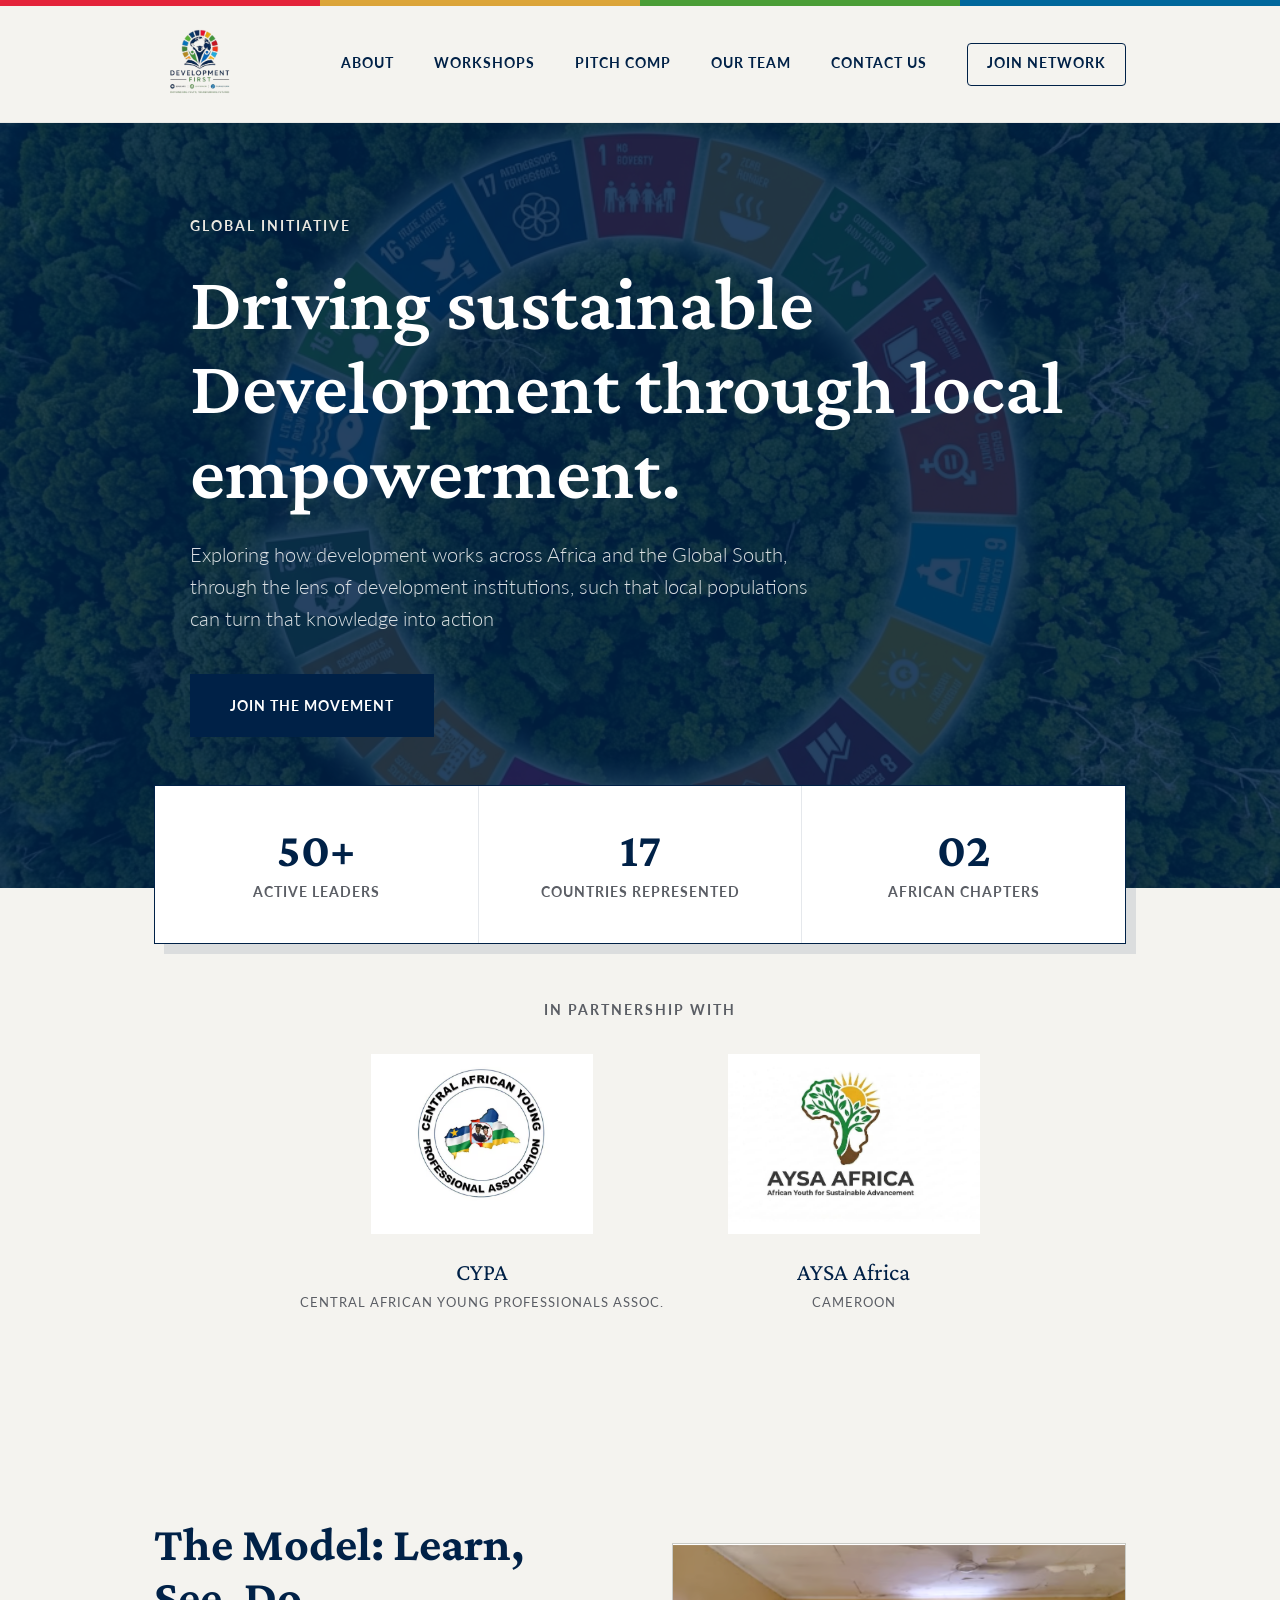
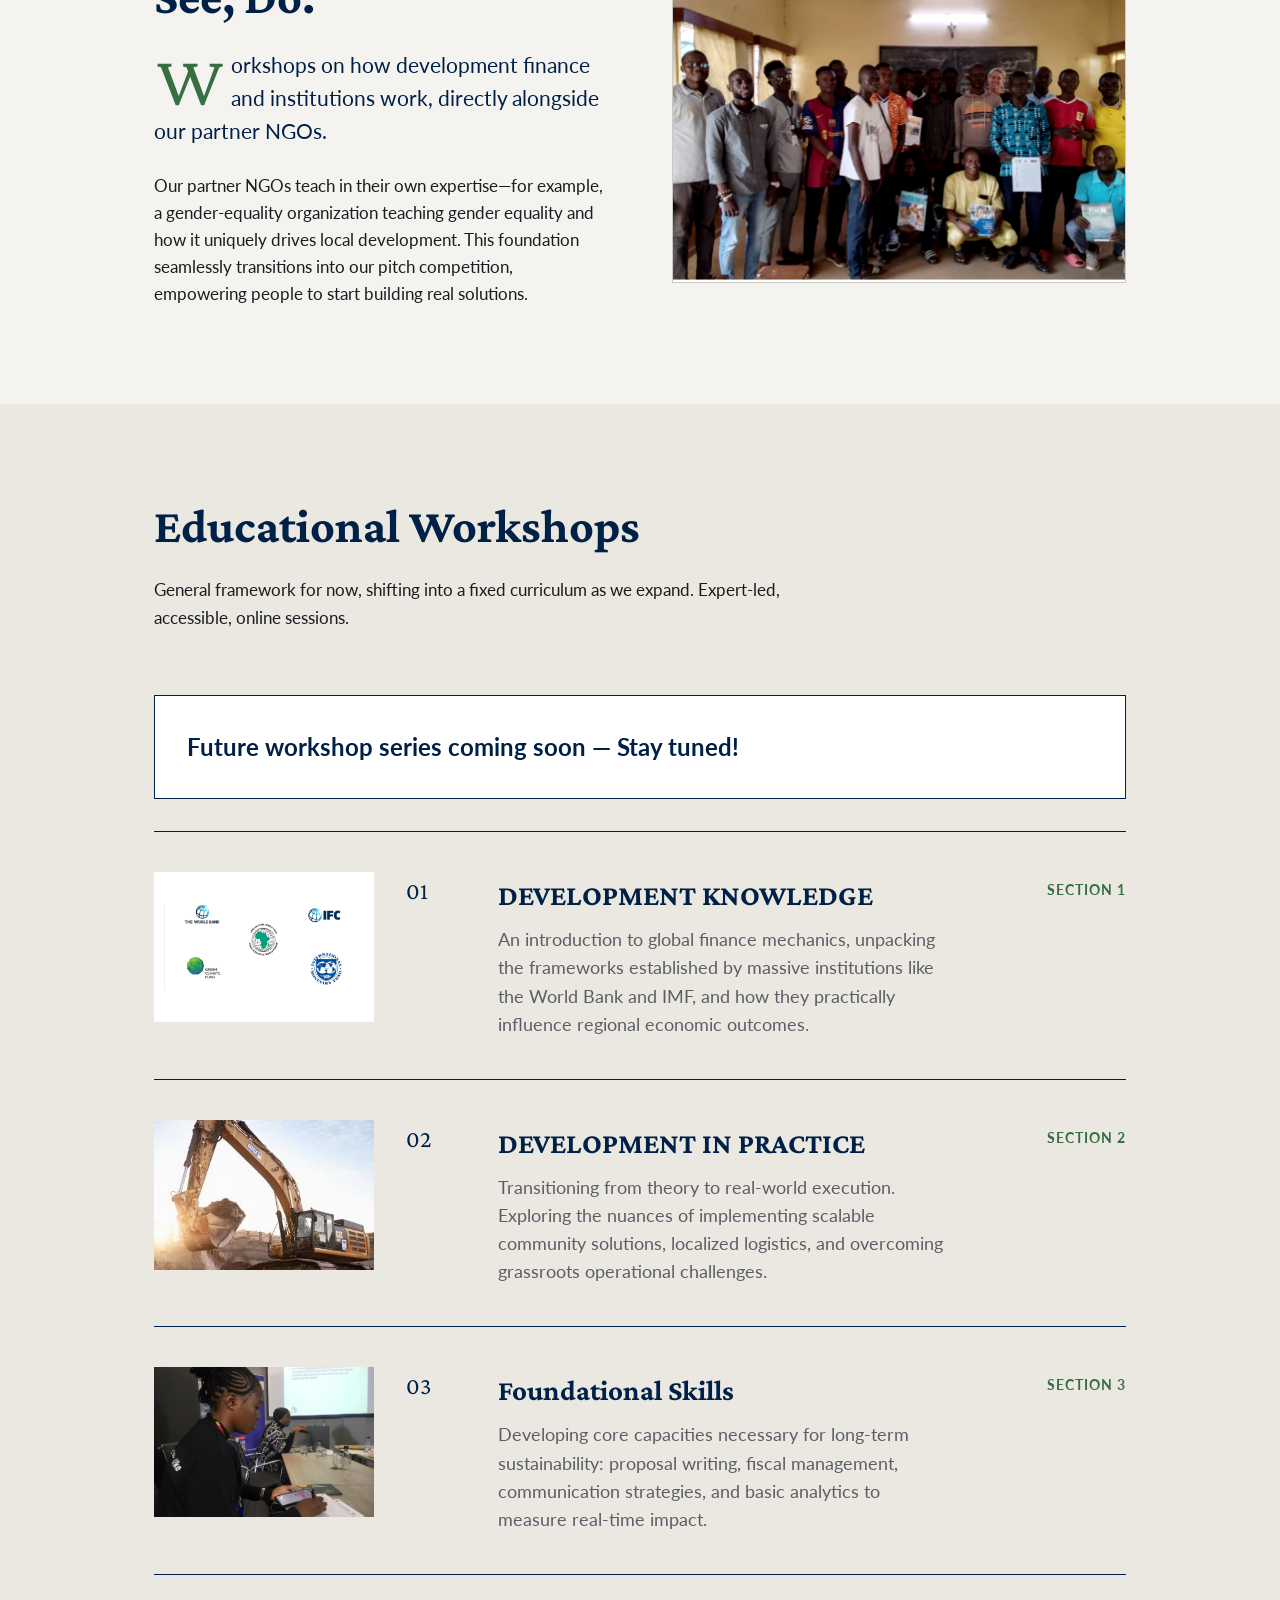
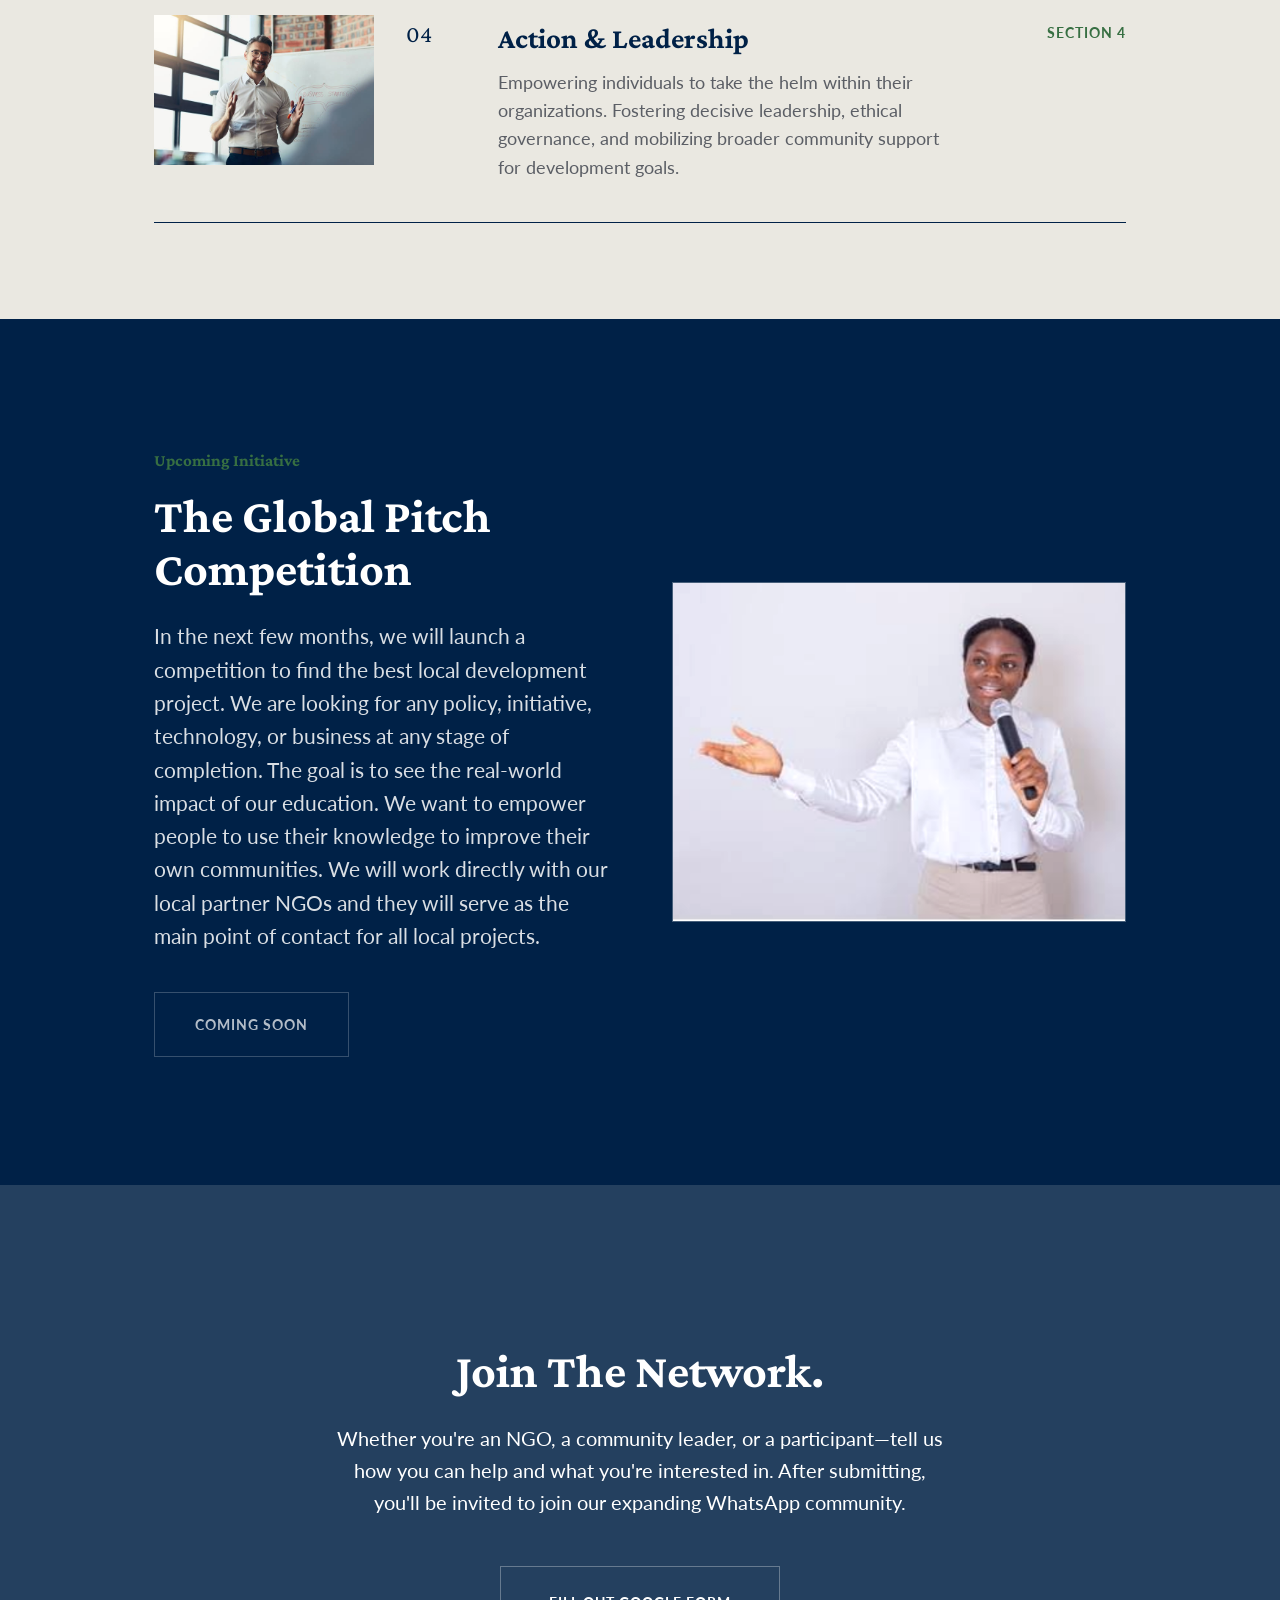
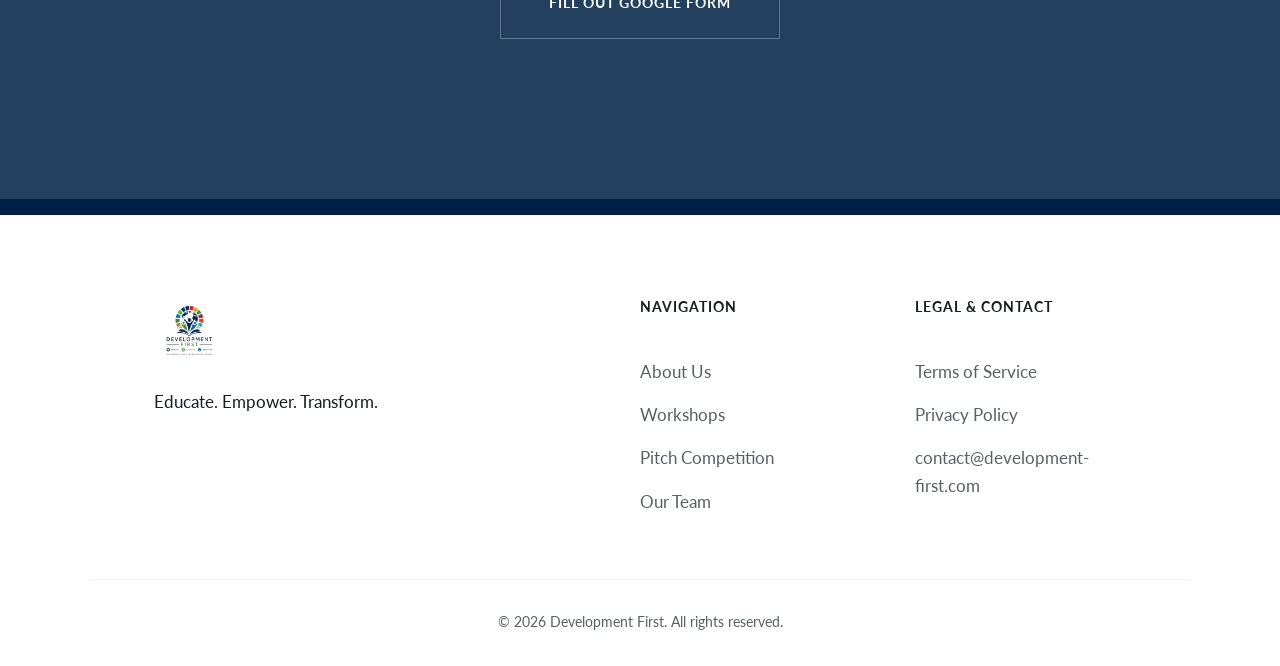
<file: index.html>
<!DOCTYPE html>
<html lang="en">
<head>
    <meta charset="UTF-8">
    <meta name="viewport" content="width=device-width, initial-scale=1.0">
    <meta name="description" content="Development First. Educate. Empower. Transform.">
    <title>Development First</title>
    <!-- Premium Editorial Fonts (Avoided Inter/Geist!) -->
    <link rel="preconnect" href="https://fonts.googleapis.com">
    <link rel="preconnect" href="https://fonts.gstatic.com" crossorigin>
    <link href="https://fonts.googleapis.com/css2?family=Crimson+Pro:ital,wght@0,400;0,600;0,700;1,400&family=Lato:wght@300;400;700&display=swap" rel="stylesheet">
    <link rel="stylesheet" href="styles.css">
</head>
<body>
    <!-- Subtle SDG Color Ribbon -->
    <div class="sdg-ribbon">
        <div class="sdg-color" style="background-color: #E5243B;"></div>
        <div class="sdg-color" style="background-color: #DDA63A;"></div>
        <div class="sdg-color" style="background-color: #4C9F38;"></div>
        <div class="sdg-color" style="background-color: #00689D;"></div>
    </div>

    <header class="navbar">
        <div class="nav-container">
            <a href="#" class="brand">
                <img src="assets/transparent_logo.png" alt="Development First" class="brand-logo" onerror="this.style.display='none'; this.nextElementSibling.style.display='inline';">
                <span style="display:none;" class="fallback-logo">DEVELOPMENT FIRST</span>
            </a>
            <nav class="nav-links">
                <a href="#about">About</a>
                <a href="#workshops">Workshops</a>
                <a href="#pitch-competition">Pitch Comp</a>
                <a href="team.html">Our Team</a>
                <a href="contact.html">Contact Us</a>
                <a href="#join" class="btn-nav">Join Network</a>
            </nav>
        </div>
    </header>

    <main>
        <!-- Stunning Hero Section -->
        <section class="hero">
            <!-- REPLACED AI BACKGROUND WITH REAL PLACEHOLDER -->
            <div class="hero-bg" style="background-image: url('assets/sdg_background.png'); background-color: var(--color-navy);"></div>
            <div class="hero-overlay"></div>
            <div class="container hero-content fade-on-scroll">
                <div class="hero-text">
                    <span class="eyebrow">GLOBAL INITIATIVE</span>
                    <h1 class="headline">Driving sustainable Development through local empowerment.</h1>
                    <p class="subtitle">
                        Exploring how development works across Africa and the Global South, through the lens of development institutions, such that local populations can turn that knowledge into action
                    </p>
                    <a href="#join" class="btn btn-primary">Join the Movement</a>
                </div>
            </div>
            
            <!-- Floating Stats Bar (Old Element brought back beautifully) -->
            <div class="container stats-container fade-on-scroll delay-1">
                <div class="stats-banner">
                    <div class="stat-item">
                        <span class="stat-num">50+</span>
                        <span class="stat-label">Active Leaders</span>
                    </div>
                    <div class="stat-item">
                        <span class="stat-num">17</span>
                        <span class="stat-label">Countries Represented</span>
                    </div>
                    <div class="stat-item">
                        <span class="stat-num">02</span>
                        <span class="stat-label">African Chapters</span>
                    </div>
                </div>
            </div>
        </section>

        <!-- Partners Ribbon -->
        <section class="partners-section">
            <div class="container fade-on-scroll delay-1">
                <div class="partners-label">In Partnership With</div>
                <div class="partners-grid">
                    <div class="partner-text">
                        <img src="assets/image (4).png" alt="CYPA Logo" class="partner-logo">
                        CYPA<br><span>Central African Young Professionals Assoc.</span>
                    </div>
                    <div class="partner-text">
                        <img src="assets/image (3).png" alt="AYSA Africa Logo" class="partner-logo">
                        AYSA Africa<br><span>Cameroon</span>
                    </div>
                    </div>
            </div>
        </section>

        <!-- About Block (Editorial Drop Cap & Pull Quote) -->
        <section id="about" class="section">
            <div class="container two-col fade-on-scroll">
                <div class="col col-intro">
                    <h2 class="section-title">The Model: Learn, See, Do.</h2>
                    <p class="lead-text">
                        <span class="drop-cap">W</span>orkshops on how development finance and institutions work, directly alongside our partner NGOs.
                    </p>
                    <p>
                        Our partner NGOs teach in their own expertise—for example, a gender-equality organization teaching gender equality and how it uniquely drives local development. This foundation seamlessly transitions into our pitch competition, empowering people to start building real solutions.
                    </p>
                </div>
                <div class="col img-collage">
                    <div class="editorial-image-block">
                        <img src="assets/image (7).png" alt="Local community engagement globally">
                    </div>
                </div>
            </div>
        </section>

        <!-- Workshops (Elegant List Layout) -->
        <section id="workshops" class="section alt-bg">
            <div class="container fade-on-scroll">
                <div class="section-header">
                    <h2 class="section-title">Educational Workshops</h2>
                    <p class="section-desc">General framework for now, shifting into a fixed curriculum as we expand. Expert-led, accessible, online sessions.</p>
                </div>

                <div class="recap-box fade-on-scroll delay-1" style="text-align: center; padding: 2rem;">
                    <h4 style="margin: 0; font-size: 1.5rem; color: var(--color-navy);">Future workshop series coming soon — Stay tuned!</h4>
                </div>
                
                <div class="editorial-list">
                    <article class="ed-list-item">
                        <div class="ed-image">
                            <!-- Using the requested world.png file -->
                            <img src="assets/world.png" alt="World Development Knowledge" style="object-fit: contain; padding: 10px; background-color: #fff;">
                        </div>
                        <div class="ed-num">01</div>
                        <div class="ed-content">
                            <h3>DEVELOPMENT KNOWLEDGE</h3>
                            <p>An introduction to global finance mechanics, unpacking the frameworks established by massive institutions like the World Bank and IMF, and how they practically influence regional economic outcomes.</p>
                        </div>
                        <div class="ed-meta">Section 1</div>
                    </article>
                    <article class="ed-list-item">
                        <div class="ed-image">
                            <img src="assets/construction.jpg" alt="Development and infrastructure in practice">
                        </div>
                        <div class="ed-num">02</div>
                        <div class="ed-content">
                            <h3>DEVELOPMENT IN PRACTICE</h3>
                            <p>Transitioning from theory to real-world execution. Exploring the nuances of implementing scalable community solutions, localized logistics, and overcoming grassroots operational challenges.</p>
                        </div>
                        <div class="ed-meta">Section 2</div>
                    </article>
                    <article class="ed-list-item">
                        <div class="ed-image">
                            <img src="assets/real_image_3.jpg" alt="Person taking notes at a workshop">
                        </div>
                        <div class="ed-num">03</div>
                        <div class="ed-content">
                            <h3>Foundational Skills</h3>
                            <p>Developing core capacities necessary for long-term sustainability: proposal writing, fiscal management, communication strategies, and basic analytics to measure real-time impact.</p>
                        </div>
                        <div class="ed-meta">Section 3</div>
                    </article>
                    <article class="ed-list-item">
                        <div class="ed-image">
                            <img src="assets/speech.jpg" alt="Action and leadership presentation">
                        </div>
                        <div class="ed-num">04</div>
                        <div class="ed-content">
                            <h3>Action & Leadership</h3>
                            <p>Empowering individuals to take the helm within their organizations. Fostering decisive leadership, ethical governance, and mobilizing broader community support for development goals.</p>
                        </div>
                        <div class="ed-meta">Section 4</div>
                    </article>
                </div>
            </div>
        </section>

        <!-- Pitch Competition (High Contrast Dark Block) -->
        <section id="pitch-competition" class="section dark-section">
            <div class="container fade-on-scroll">
                <div class="two-col" style="margin-top: 0;">
                    <div class="col pitch-text">
                        <span class="eyebrow inline">Upcoming Initiative</span>
                        <h2 class="section-title">The Global Pitch <br>Competition</h2>
                        <p>
                            In the next few months, we will launch a competition to find the best local development project. We are looking for any policy, initiative, technology, or business at any stage of completion. The goal is to see the real-world impact of our education. We want to empower people to use their knowledge to improve their own communities. We will work directly with our local partner NGOs and they will serve as the main point of contact for all local projects.
                        </p>
                        <a class="btn btn-outline-light" style="pointer-events: none; opacity: 0.7;">Coming Soon</a>
                    </div>
                    <div class="col">
                        <div class="editorial-image-block" style="border-color: rgba(255,255,255,0.2); background-color: rgba(255,255,255,0.1);">
                            <img src="assets/image (6).png" alt="Pitch comp speaker">
                        </div>
                    </div>
                </div>
            </div>
        </section>



        <!-- Call to Action -->
        <section id="join" class="section cta-section">
            <div class="cta-bg" style="background-image: url('https://images.unsplash.com/photo-1517486808906-6ca8b3f04846?ixlib=rb-4.0.3&auto=format&fit=crop&w=2000&q=80');"></div>
            <div class="cta-overlay"></div>
            <div class="container text-center text-narrow fade-on-scroll">
                <h2 class="section-title">Join The Network.</h2>
                <p class="join-desc">
                    Whether you're an NGO, a community leader, or a participant—tell us how you can help and what you're interested in. After submitting, you'll be invited to join our expanding WhatsApp community.
                </p>
                <a href="https://forms.gle/krn8k2GfErKiojYv5" target="_blank" class="btn btn-outline-light btn-large">Fill Out Google Form</a>
            </div>
        </section>
    </main>

    <footer class="site-footer">
        <div class="container footer-grid">
            <div class="footer-brand">
                <img src="assets/transparent_logo.png" alt="Development First" class="footer-logo">
                <p>Educate. Empower. Transform.</p>
            </div>
            <div class="footer-links">
                <h4>Navigation</h4>
                <a href="#about">About Us</a>
                <a href="#workshops">Workshops</a>
                <a href="#pitch-competition">Pitch Competition</a>
                <a href="contact.html">Our Team</a>
            </div>
            <div class="footer-contact">
                <h4>Legal & Contact</h4>
                <a href="#">Terms of Service</a>
                <a href="#">Privacy Policy</a>
                <a href="mailto:contact@development-first.com">contact@development-first.com</a>
            </div>
        </div>
        <div class="container copyright">
            &copy; 2026 Development First. All rights reserved.
        </div>
    </footer>

    <script src="script.js"></script>
</body>
</html>
</file>
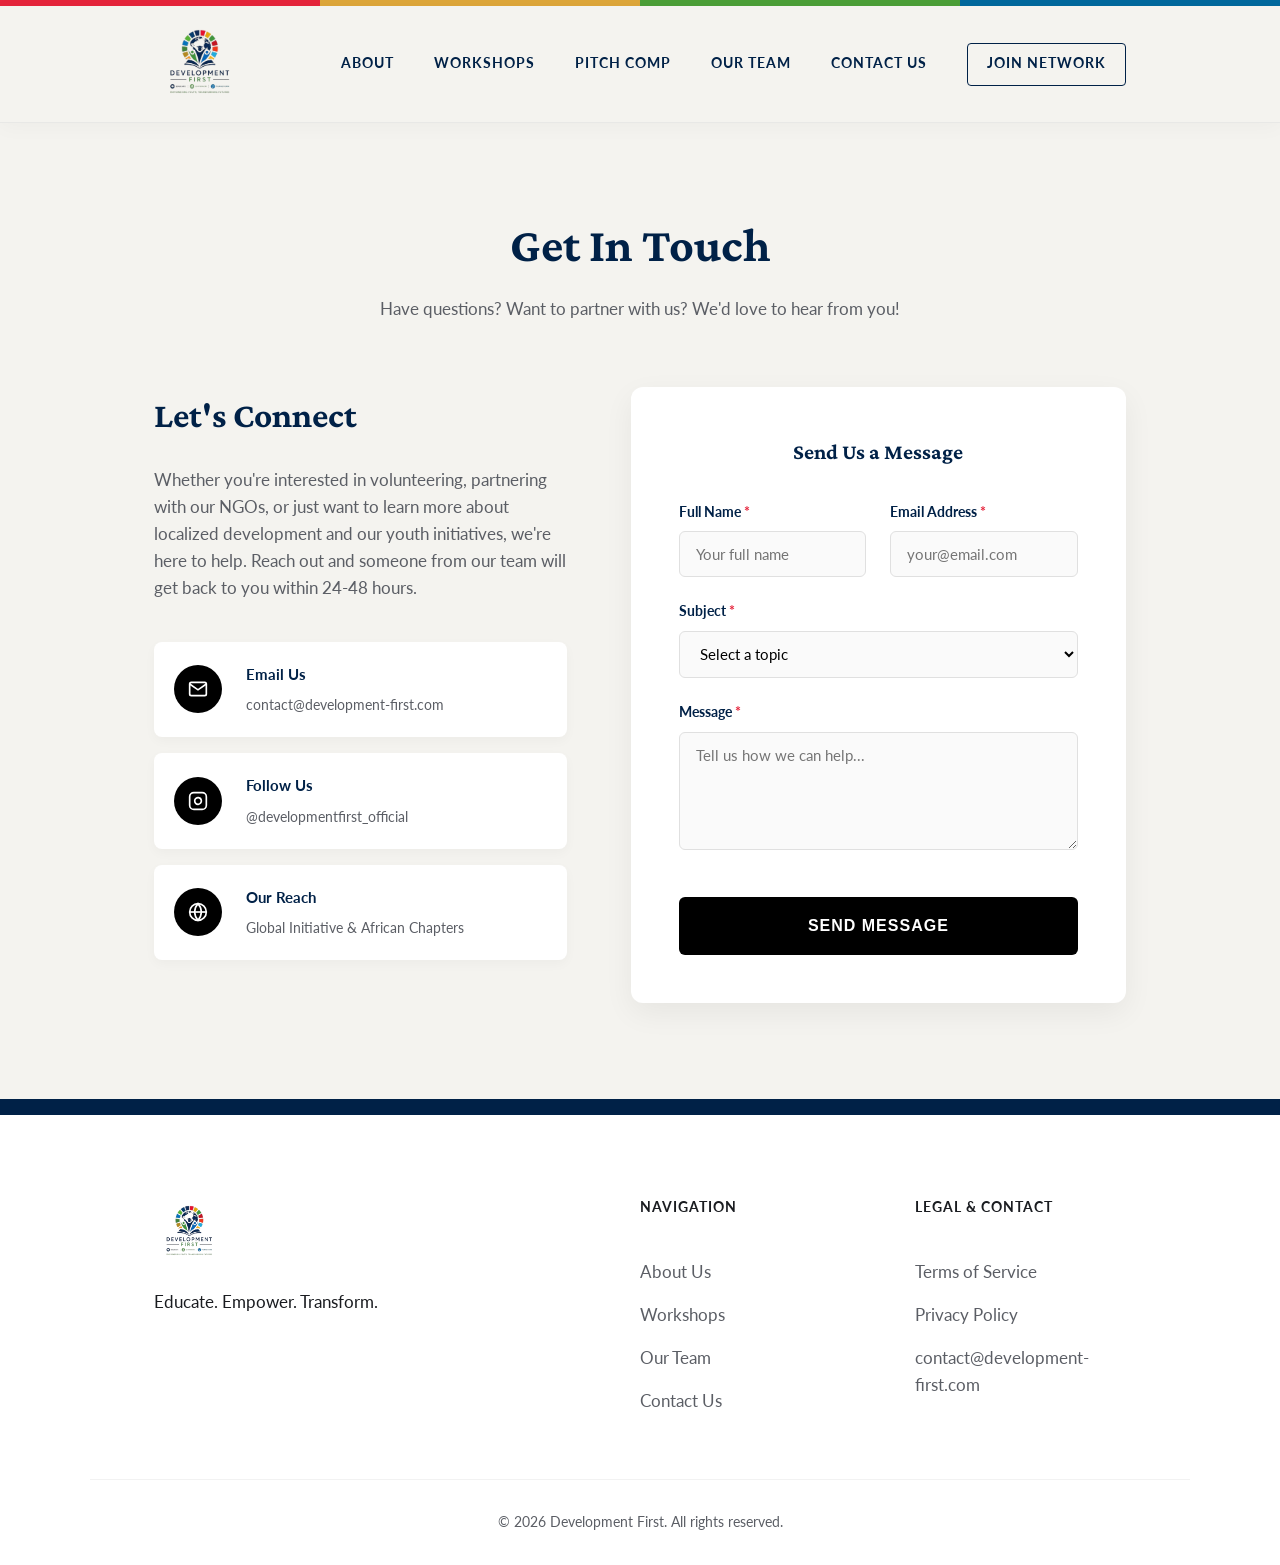
<file: contact.html>
<!DOCTYPE html>
<html lang="en">
<head>
    <meta charset="UTF-8">
    <meta name="viewport" content="width=device-width, initial-scale=1.0">
    <meta name="description" content="Get in touch with Development First.">
    <title>Contact Us - Development First</title>
    <link rel="preconnect" href="https://fonts.googleapis.com">
    <link rel="preconnect" href="https://fonts.gstatic.com" crossorigin>
    <link href="https://fonts.googleapis.com/css2?family=Crimson+Pro:ital,wght@0,400;0,600;0,700;1,400&family=Lato:wght@300;400;700&display=swap" rel="stylesheet">
    <link rel="stylesheet" href="styles.css">
</head>
<body>
    <div class="sdg-ribbon">
        <div class="sdg-color" style="background-color: #E5243B;"></div>
        <div class="sdg-color" style="background-color: #DDA63A;"></div>
        <div class="sdg-color" style="background-color: #4C9F38;"></div>
        <div class="sdg-color" style="background-color: #00689D;"></div>
    </div>

    <!-- Navigation -->
    <header class="navbar">
        <div class="nav-container">
            <a href="index.html" class="brand">
                <img src="assets/transparent_logo.png" alt="Development First" class="brand-logo" onerror="this.style.display='none'; this.nextElementSibling.style.display='inline';">
                <span style="display:none;" class="fallback-logo">DEVELOPMENT FIRST</span>
            </a>
            <nav class="nav-links">
                <a href="index.html#about">About</a>
                <a href="index.html#workshops">Workshops</a>
                <a href="index.html#pitch-competition">Pitch Comp</a>
                <a href="team.html">Our Team</a>
                <a href="contact.html">Contact Us</a>
                <a href="index.html#join" class="btn-nav">Join Network</a>
            </nav>
        </div>
    </header>

    <main class="contact-page-bg">
        <section class="section">
            <div class="container fade-on-scroll">
                
                <div class="contact-header text-center">
                    <h2 class="section-title">Get In Touch</h2>
                    <p class="section-desc">Have questions? Want to partner with us? We'd love to hear from you!</p>
                </div>

                <div class="contact-grid">
                    <div class="contact-left">
                        <h3 class="contact-subtitle">Let's Connect</h3>
                        <p class="contact-body">Whether you're interested in volunteering, partnering with our NGOs, or just want to learn more about localized development and our youth initiatives, we're here to help. Reach out and someone from our team will get back to you within 24-48 hours.</p>
                        
                        <div class="contact-info-card">
                            <div class="c-info-icon">
                                <svg width="24" height="24" viewBox="0 0 24 24" fill="none" stroke="currentColor" stroke-width="2"><path d="M4 4h16c1.1 0 2 .9 2 2v12c0 1.1-.9 2-2 2H4c-1.1 0-2-.9-2-2V6c0-1.1.9-2 2-2z"></path><polyline points="22,6 12,13 2,6"></polyline></svg>
                            </div>
                            <div class="c-info-text">
                                <h4>Email Us</h4>
                                <span>contact@development-first.com</span>
                            </div>
                        </div>

                        <div class="contact-info-card">
                            <div class="c-info-icon">
                                <svg width="24" height="24" viewBox="0 0 24 24" fill="none" stroke="currentColor" stroke-width="2"><rect x="2" y="2" width="20" height="20" rx="5" ry="5"></rect><path d="M16 11.37A4 4 0 1 1 12.63 8 4 4 0 0 1 16 11.37z"></path><line x1="17.5" y1="6.5" x2="17.51" y2="6.5"></line></svg>
                            </div>
                            <div class="c-info-text">
                                <h4>Follow Us</h4>
                                <span>@developmentfirst_official</span>
                            </div>
                        </div>

                        <div class="contact-info-card">
                            <div class="c-info-icon">
                                <svg width="24" height="24" viewBox="0 0 24 24" fill="none" stroke="currentColor" stroke-width="2"><circle cx="12" cy="12" r="10"></circle><line x1="2" y1="12" x2="22" y2="12"></line><path d="M12 2a15.3 15.3 0 0 1 4 10 15.3 15.3 0 0 1-4 10 15.3 15.3 0 0 1-4-10 15.3 15.3 0 0 1 4-10z"></path></svg>
                            </div>
                            <div class="c-info-text">
                                <h4>Our Reach</h4>
                                <span>Global Initiative & African Chapters</span>
                            </div>
                        </div>
                    </div>
                    
                    <div class="contact-right">
                        <div class="form-card">
                            <h3 class="form-title">Send Us a Message</h3>
                            <form action="#" method="POST" class="contact-form">
                                <div class="form-row">
                                    <div class="form-group">
                                        <label for="fname">Full Name <span>*</span></label>
                                        <input type="text" id="fname" placeholder="Your full name" required>
                                    </div>
                                    <div class="form-group">
                                        <label for="email">Email Address <span>*</span></label>
                                        <input type="email" id="email" placeholder="your@email.com" required>
                                    </div>
                                </div>
                                <div class="form-group">
                                    <label for="subject">Subject <span>*</span></label>
                                    <select id="subject" required>
                                        <option value="" disabled selected>Select a topic</option>
                                        <option value="partnership">Partnership Opportunities</option>
                                        <option value="press">Press & Media</option>
                                        <option value="volunteer">Volunteering</option>
                                        <option value="general">General Inquiry</option>
                                    </select>
                                </div>
                                <div class="form-group">
                                    <label for="message">Message <span>*</span></label>
                                    <textarea id="message" rows="5" placeholder="Tell us how we can help..." required></textarea>
                                </div>
                                <button type="submit" class="btn btn-form-submit">Send Message</button>
                            </form>
                        </div>
                    </div>
                </div>

            </div>
        </section>
    </main>

    <footer class="site-footer">
        <div class="container footer-grid">
            <div class="footer-brand">
                <img src="assets/transparent_logo.png" alt="Development First" class="footer-logo">
                <p>Educate. Empower. Transform.</p>
            </div>
            <div class="footer-links">
                <h4>Navigation</h4>
                <a href="index.html#about">About Us</a>
                <a href="index.html#workshops">Workshops</a>
                <a href="team.html">Our Team</a>
                <a href="contact.html">Contact Us</a>
            </div>
            <div class="footer-contact">
                <h4>Legal & Contact</h4>
                <a href="#">Terms of Service</a>
                <a href="#">Privacy Policy</a>
                <a href="mailto:contact@development-first.com">contact@development-first.com</a>
            </div>
        </div>
        <div class="container copyright">
            &copy; 2026 Development First. All rights reserved.
        </div>
    </footer>
    <script src="script.js"></script>
</body>
</html>
</file>
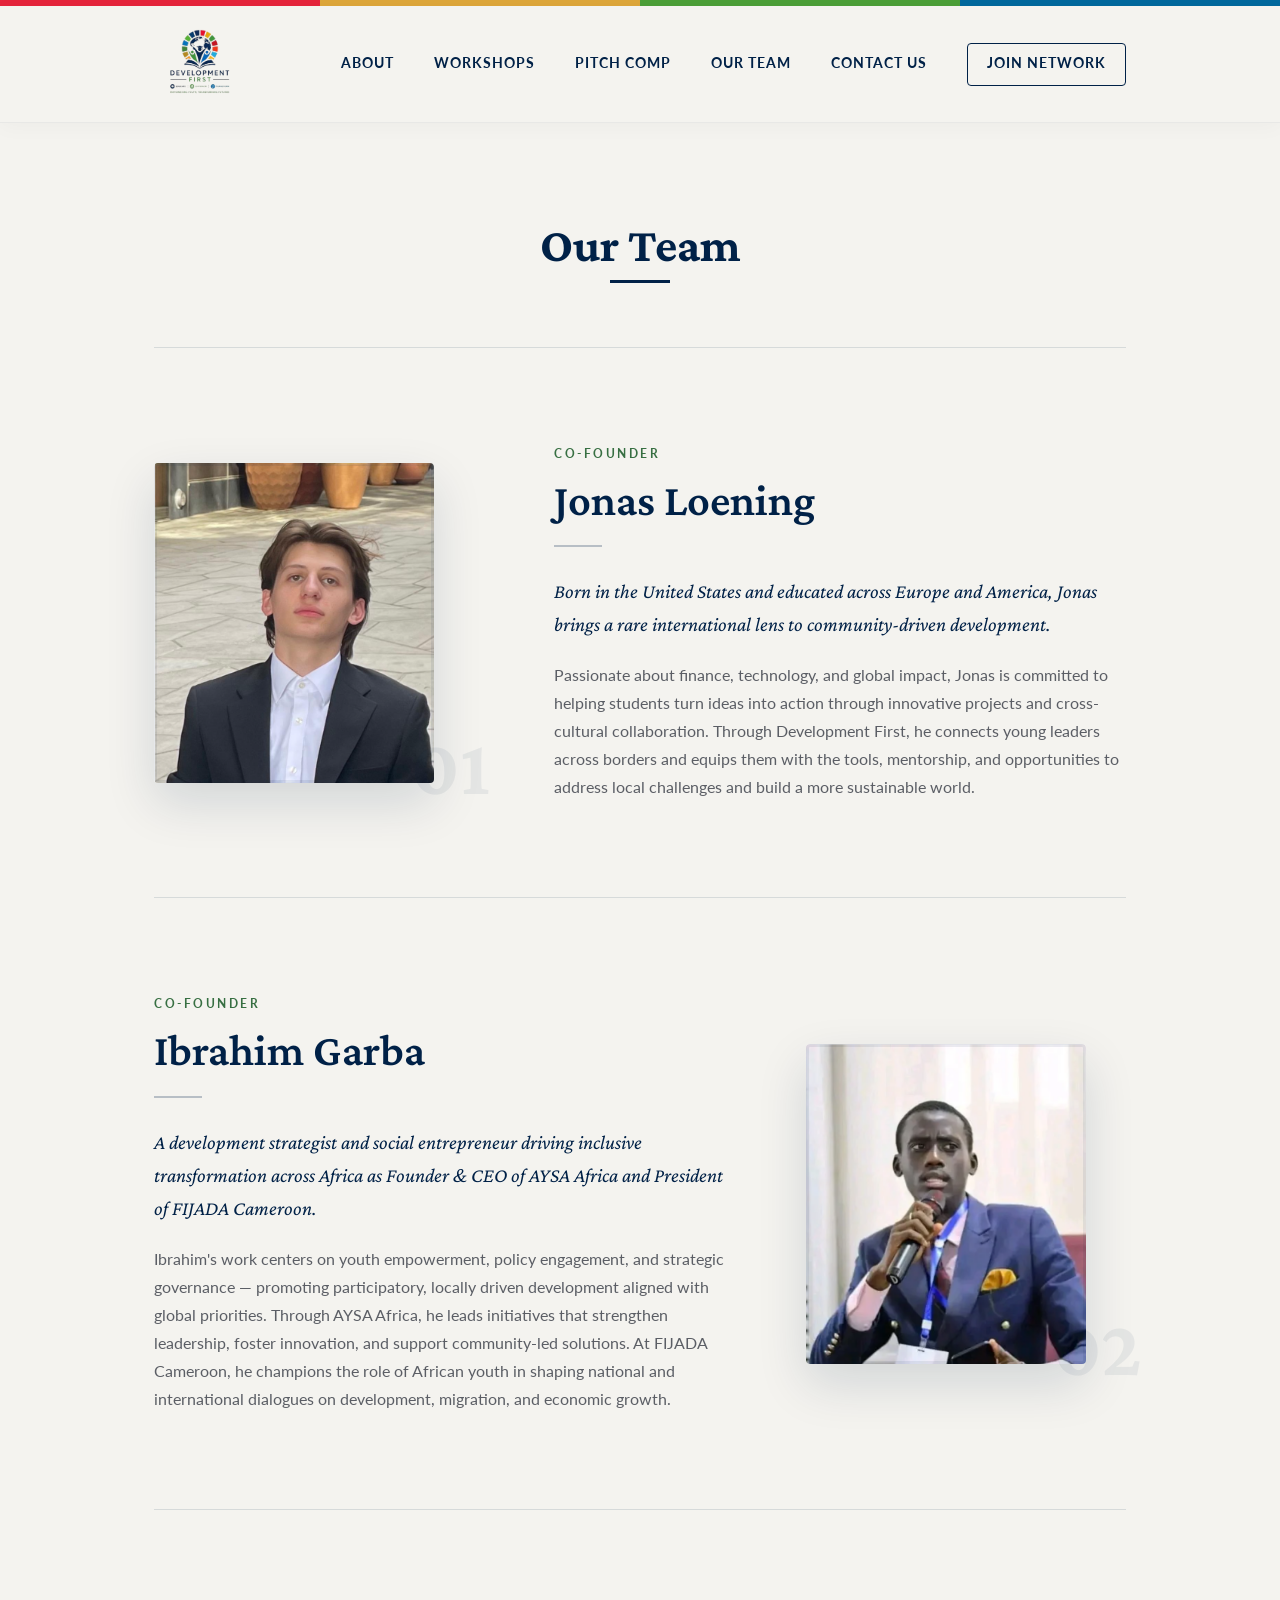
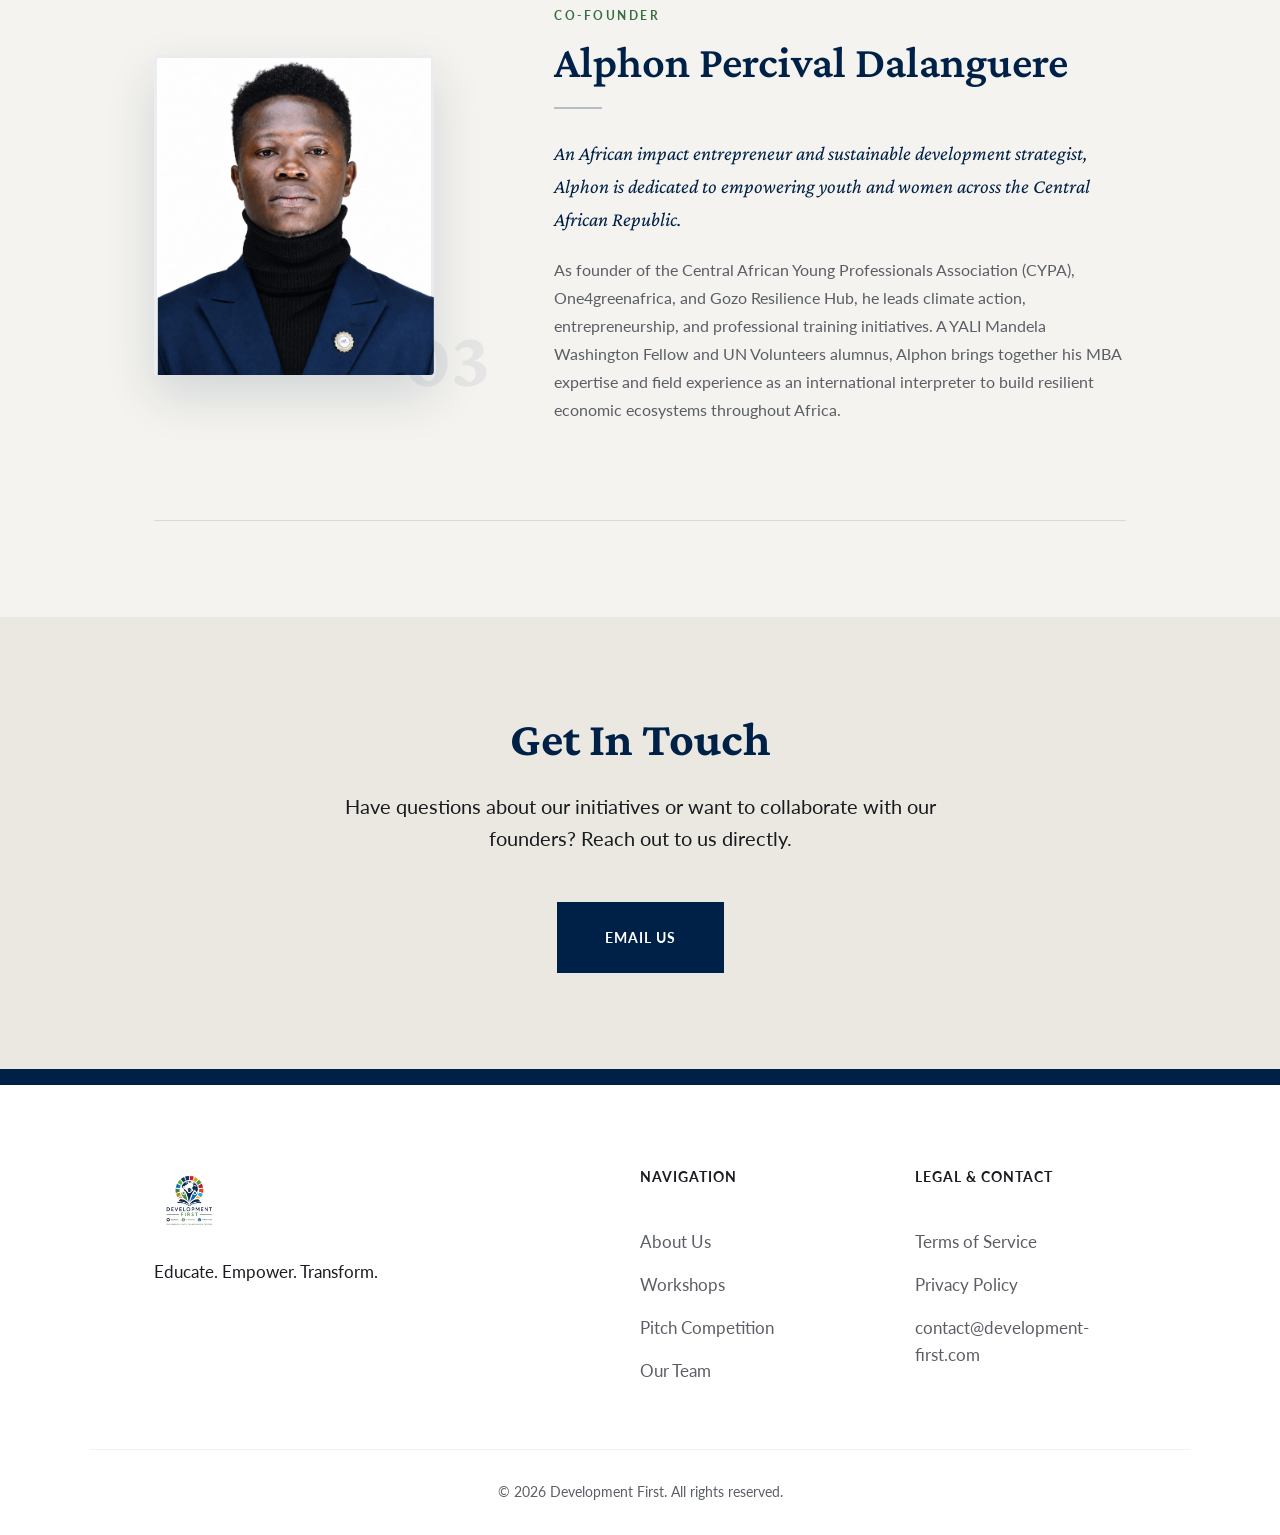
<file: team.html>
<!DOCTYPE html>
<html lang="en">
<head>
    <meta charset="UTF-8">
    <meta name="viewport" content="width=device-width, initial-scale=1.0">
    <meta name="description" content="Meet the team of Development First.">
    <title>Our Team - Development First</title>
    <link rel="preconnect" href="https://fonts.googleapis.com">
    <link rel="preconnect" href="https://fonts.gstatic.com" crossorigin>
    <link href="https://fonts.googleapis.com/css2?family=Crimson+Pro:ital,wght@0,400;0,600;0,700;1,400&family=Lato:wght@300;400;700&display=swap" rel="stylesheet">
    <link rel="stylesheet" href="styles.css">
</head>
<body>
    <!-- Subtle SDG Color Ribbon -->
    <div class="sdg-ribbon">
        <div class="sdg-color" style="background-color: #E5243B;"></div>
        <div class="sdg-color" style="background-color: #DDA63A;"></div>
        <div class="sdg-color" style="background-color: #4C9F38;"></div>
        <div class="sdg-color" style="background-color: #00689D;"></div>
    </div>

    <!-- Navigation -->
    <header class="navbar">
        <div class="nav-container">
            <a href="index.html" class="brand">
                <img src="assets/transparent_logo.png" alt="Development First" class="brand-logo" onerror="this.style.display='none'; this.nextElementSibling.style.display='inline';">
                <span style="display:none;" class="fallback-logo">DEVELOPMENT FIRST</span>
            </a>
            <nav class="nav-links">
                <a href="index.html#about">About</a>
                <a href="index.html#workshops">Workshops</a>
                <a href="index.html#pitch-competition">Pitch Comp</a>
                <a href="team.html">Our Team</a>
                <a href="contact.html">Contact Us</a>
                <a href="index.html#join" class="btn-nav">Join Network</a>
            </nav>
        </div>
    </header>

    <main>
        <!-- Contact / Founders Section -->
        <section class="section team-cards-section">
            <div class="container fade-on-scroll">
                <div class="section-header text-center mx-auto" style="margin-bottom: 4rem;">
                    <h2 class="section-title" style="margin-bottom: 0;">Our Team</h2>
                    <div class="title-underline"></div>
                </div>
                
                <div class="founders-list">

                    <!-- Jonas -->
                    <div class="founder-row">
                        <div class="founder-photo-col">
                            <div class="founder-photo-frame">
                                <div class="founder-photo" style="background-image: url('assets/jonas.png');"></div>
                            </div>
                            <div class="founder-index-num">01</div>
                        </div>
                        <div class="founder-bio-col">
                            <div class="founder-eyebrow">Co-Founder</div>
                            <h3 class="founder-name">Jonas Loening</h3>
                            <div class="founder-divider"></div>
                            <p class="founder-lead">Born in the United States and educated across Europe and America, Jonas brings a rare international lens to community-driven development.</p>
                            <p class="founder-body">Passionate about finance, technology, and global impact, Jonas is committed to helping students turn ideas into action through innovative projects and cross-cultural collaboration. Through Development First, he connects young leaders across borders and equips them with the tools, mentorship, and opportunities to address local challenges and build a more sustainable world.</p>
                        </div>
                    </div>

                    <!-- Ibrahim -->
                    <div class="founder-row founder-row-alt">
                        <div class="founder-photo-col">
                            <div class="founder-photo-frame">
                                <div class="founder-photo" style="background-image: url('assets/ibrahim.png');"></div>
                            </div>
                            <div class="founder-index-num">02</div>
                        </div>
                        <div class="founder-bio-col">
                            <div class="founder-eyebrow">Co-Founder</div>
                            <h3 class="founder-name">Ibrahim Garba</h3>
                            <div class="founder-divider"></div>
                            <p class="founder-lead">A development strategist and social entrepreneur driving inclusive transformation across Africa as Founder &amp; CEO of AYSA Africa and President of FIJADA Cameroon.</p>
                            <p class="founder-body">Ibrahim's work centers on youth empowerment, policy engagement, and strategic governance — promoting participatory, locally driven development aligned with global priorities. Through AYSA Africa, he leads initiatives that strengthen leadership, foster innovation, and support community-led solutions. At FIJADA Cameroon, he champions the role of African youth in shaping national and international dialogues on development, migration, and economic growth.</p>
                        </div>
                    </div>

                    <!-- Alphon -->
                    <div class="founder-row">
                        <div class="founder-photo-col">
                            <div class="founder-photo-frame">
                                <div class="founder-photo" style="background-image: url('assets/image(53).png');"></div>
                            </div>
                            <div class="founder-index-num">03</div>
                        </div>
                        <div class="founder-bio-col">
                            <div class="founder-eyebrow">Co-Founder</div>
                            <h3 class="founder-name">Alphon Percival Dalanguere</h3>
                            <div class="founder-divider"></div>
                            <p class="founder-lead">An African impact entrepreneur and sustainable development strategist, Alphon is dedicated to empowering youth and women across the Central African Republic.</p>
                            <p class="founder-body">As founder of the Central African Young Professionals Association (CYPA), One4greenafrica, and Gozo Resilience Hub, he leads climate action, entrepreneurship, and professional training initiatives. A YALI Mandela Washington Fellow and UN Volunteers alumnus, Alphon brings together his MBA expertise and field experience as an international interpreter to build resilient economic ecosystems throughout Africa.</p>
                        </div>
                    </div>

                </div>
            </div>
        </section>
        
        <!-- Contact Block -->
        <section class="section alt-bg">
            <div class="container text-center text-narrow fade-on-scroll">
                <h2 class="section-title">Get In Touch</h2>
                <p class="join-desc">
                    Have questions about our initiatives or want to collaborate with our founders? Reach out to us directly.
                </p>
                <a href="mailto:contact@development-first.com" class="btn btn-primary btn-large">Email Us</a>
            </div>
        </section>
    </main>

    <footer class="site-footer">
        <div class="container footer-grid">
            <div class="footer-brand">
                <img src="assets/transparent_logo.png" alt="Development First" class="footer-logo">
                <p>Educate. Empower. Transform.</p>
            </div>
            <div class="footer-links">
                <h4>Navigation</h4>
                <a href="index.html#about">About Us</a>
                <a href="index.html#workshops">Workshops</a>
                <a href="index.html#pitch-competition">Pitch Competition</a>
                <a href="contact.html">Our Team</a>
            </div>
            <div class="footer-contact">
                <h4>Legal & Contact</h4>
                <a href="#">Terms of Service</a>
                <a href="#">Privacy Policy</a>
                <a href="mailto:contact@development-first.com">contact@development-first.com</a>
            </div>
        </div>
        <div class="container copyright">
            &copy; 2026 Development First. All rights reserved.
        </div>
    </footer>

    <script src="script.js"></script>
</body>
</html>
</file>
<file: styles.css>
/* 
   Refined Institutional Theme 
   We keep the sharp corners, avoid neon/glassmorphism, but make it absolutely stunning 
   using vast typography, high contrast, and superior spacing.
*/

:root {
    --color-bg: #F4F3EF; /* Premium warm paper tint */
    --color-bg-alt: #EAE8E1;
    --color-text: #1a1c20;
    --color-text-muted: #5b5e65;
    
    --color-navy: #002147; /* Core logo color */
    --color-green: #376F42; /* Core logo color */
    
    --font-heading: 'Crimson Pro', Georgia, serif;
    --font-body: 'Lato', 'Helvetica Neue', Arial, sans-serif;
}

* {
    margin: 0;
    padding: 0;
    box-sizing: border-box;
}

html {
    scroll-behavior: smooth;
}

body {
    background-color: var(--color-bg);
    color: var(--color-text);
    font-family: var(--font-body);
    line-height: 1.6;
    font-size: 17px;
    -webkit-font-smoothing: antialiased;
}

/* Base Typography */
h1, h2, h3, .eyebrow {
    font-family: var(--font-heading);
    color: var(--color-navy);
}

a {
    color: var(--color-navy);
    text-decoration: none;
    transition: color 0.3s ease;
}

a:hover {
    color: var(--color-green);
}

.container {
    max-width: 1100px;
    margin: 0 auto;
    padding: 0 5%;
}

.section {
    padding: 6rem 0;
}

.alt-bg {
    background-color: var(--color-bg-alt);
}

/* SDG Ribbon */
.sdg-ribbon {
    display: flex;
    height: 6px;
    width: 100%;
}
.sdg-color {
    flex: 1;
}

/* Navbar */
.navbar {
    background-color: var(--color-bg);
    padding: 0.6rem 0; /* Reduced to take up less vertical space */
    position: sticky;
    top: 0;
    z-index: 100;
    border-bottom: 1px solid rgba(0,33,71,0.05);
    box-shadow: 0 4px 20px rgba(0,0,0,0.03); /* Premium sub-shadow */
}

.nav-container {
    display: flex;
    justify-content: space-between;
    align-items: center;
    max-width: 1100px;
    margin: 0 auto;
    padding: 0 5%;
}

.brand-logo {
    height: 90px; /* Slightly smaller to prevent the navbar from being too tall */
    width: auto;
    max-width: 280px;
    object-fit: contain;
    image-rendering: -webkit-optimize-contrast;
    margin-top: 0px;
}

.footer-logo {
    height: 120px;
    width: auto;
    object-fit: contain;
    margin-bottom: 1.5rem;
    image-rendering: -webkit-optimize-contrast;
}

.nav-links {
    display: flex;
    align-items: center;
    gap: 2.5rem;
}

.nav-links a {
    font-size: 0.85rem;
    font-weight: 700;
    text-transform: uppercase;
    letter-spacing: 1px;
    white-space: nowrap; /* Prevents word wrapping glitch */
    transition: color 0.3s ease;
}

.nav-links a:hover {
    color: var(--color-green);
}

.btn-nav {
    border: 1px solid var(--color-navy);
    padding: 0.6rem 1.2rem;
    border-radius: 4px;
    transition: all 0.3s ease;
}

.btn-nav:hover {
    background-color: var(--color-navy);
    color: #fff !important;
}

/* Hero Section */
.hero {
    position: relative;
    min-height: 85vh;
    display: flex;
    flex-direction: column;
    justify-content: center;
    color: #fff;
}

.hero-bg {
    position: absolute;
    top: 0; left: 0; width: 100%; height: 100%;
    background-size: cover;
    background-position: center;
    z-index: -2;
}

.hero-overlay {
    position: absolute;
    top: 0; left: 0; width: 100%; height: 100%;
    background-color: var(--color-navy);
    opacity: 0.85; /* Makes the text pop beautifully and removes the "AI gradient" aesthetic */
    z-index: -1;
}

.hero-content {
    position: relative;
    padding-top: 4rem;
    padding-bottom: 8rem; /* Space for the stats banner */
}

.hero-text {
    max-width: 900px;
}

.hero-text .eyebrow {
    color: #EAE8E1;
    font-size: 0.9rem;
    letter-spacing: 2px;
    font-family: var(--font-body);
    font-weight: 700;
    margin-bottom: 1.5rem;
    display: inline-block;
}

.headline {
    font-size: clamp(3.5rem, 6vw, 5.5rem);
    line-height: 1.1;
    margin-bottom: 1.5rem;
    color: #fff;
    font-weight: 600;
}

.subtitle {
    font-size: 1.25rem;
    color: rgba(255, 255, 255, 0.85);
    max-width: 650px;
    margin-bottom: 2.5rem;
    font-weight: 300;
}

/* Beautiful old element brought back: Staggered Stats Banner */
.stats-container {
    position: absolute;
    bottom: -3.5rem;
    left: 0; right: 0;
}

.stats-banner {
    background-color: #fff;
    display: flex;
    border: 1px solid var(--color-navy);
    box-shadow: 10px 10px 0px rgba(0,33,71,0.1); /* Hard shadow, not soft drop shadow (Editorial!) */
}

.stat-item {
    flex: 1;
    padding: 2.5rem;
    text-align: center;
    display: flex;
    flex-direction: column;
    border-right: 1px solid rgba(0, 33, 71, 0.1);
    color: var(--color-navy);
}

.stat-item:last-child {
    border-right: none;
}

.stat-num {
    font-family: var(--font-heading);
    font-size: 3rem;
    font-weight: 700;
    line-height: 1;
    margin-bottom: 0.5rem;
}

.stat-label {
    font-size: 0.85rem;
    font-family: var(--font-body);
    text-transform: uppercase;
    letter-spacing: 1px;
    font-weight: 700;
    color: var(--color-text-muted);
}

/* Typography & Content structure */
.section-title {
    font-size: 3rem;
    line-height: 1.1;
    margin-bottom: 1.5rem;
}

.lead-text {
    font-size: 1.3rem;
    line-height: 1.6;
    margin-bottom: 1.5rem;
    color: var(--color-navy);
}

.drop-cap {
    float: left;
    font-family: var(--font-heading);
    font-size: 4.5rem;
    line-height: 3.5rem;
    padding-top: 4px;
    padding-right: 8px;
    padding-left: 3px;
    color: var(--color-green);
}

.two-col {
    display: flex;
    gap: 4rem;
    margin-top: 4rem;
    align-items: center;
}
.col { flex: 1; }

.editorial-image-block {
    width: 100%;
    aspect-ratio: 4/3;
    background-color: #e0ddd3;
    position: relative;
    overflow: hidden;
    display: flex;
    align-items: center;
    justify-content: center;
    border: 1px solid rgba(0,33,71,0.1);
}

.editorial-image-block::after {
    content: "AWAITING REAL PHOTOGRAPHY";
    position: absolute;
    font-family: var(--font-body);
    font-weight: 700;
    font-size: 0.8rem;
    letter-spacing: 2px;
    color: var(--color-navy);
    opacity: 0.5;
}

.editorial-image-block img {
    width: 100%;
    height: 100%;
    object-fit: cover;
    z-index: 2;
    position: relative;
    /* Optional: A subtle desaturation to make it look highly editorial like a newspaper */
    filter: saturate(0.8) contrast(1.1);
}

.border-left {
    border-left: 2px solid rgba(0,33,71,0.1);
    padding-left: 3rem;
}

.pull-quote {
    font-family: var(--font-heading);
    font-size: 1.8rem;
    font-style: italic;
    color: var(--color-navy);
    line-height: 1.4;
    margin-bottom: 1rem;
}

.quote-author {
    font-weight: 700;
    text-transform: uppercase;
    font-size: 0.85rem;
    letter-spacing: 1px;
}

/* Editorial List */
.section-header {
    margin-bottom: 4rem;
    max-width: 700px;
}

.editorial-list {
    display: flex;
    flex-direction: column;
}

.ed-list-item {
    display: flex;
    padding: 2.5rem 0;
    border-top: 1px solid var(--color-navy);
    gap: 2rem;
    align-items: flex-start;
}

.ed-list-item:last-child {
    border-bottom: 1px solid var(--color-navy);
}

.ed-num {
    font-family: var(--font-heading);
    font-size: 1.5rem;
    color: var(--color-navy);
    flex: 0 0 60px;
}

.ed-content {
    flex: 1;
}

.ed-content h3 {
    font-size: 1.8rem;
    margin-bottom: 0.5rem;
}

.ed-content p {
    color: var(--color-text-muted);
    font-size: 1.1rem;
}

.ed-meta {
    flex: 0 0 150px;
    text-align: right;
    font-size: 0.85rem;
    text-transform: uppercase;
    font-weight: 700;
    letter-spacing: 1px;
    color: var(--color-green);
    margin-top: 0.5rem;
}

/* Pitch Competition specific block */
.dark-section {
    background-color: var(--color-navy);
    color: #fff;
    padding: 8rem 0;
}

.dark-section .section-title {
    color: #fff;
}

.dark-section p {
    font-size: 1.3rem;
    color: rgba(255,255,255,0.85);
    margin-bottom: 2.5rem;
    max-width: 600px;
}

.inline { margin-bottom: 1rem; display: block; color: var(--color-green); font-weight: 700; }

/* Global Buttons */
.btn {
    display: inline-block;
    padding: 1.25rem 2.5rem;
    font-weight: 700;
    text-transform: uppercase;
    letter-spacing: 1px;
    font-size: 0.9rem;
    cursor: pointer;
    border: none;
    transition: all 0.3s ease;
}

.btn-primary {
    background-color: var(--color-navy);
    color: #fff !important;
}

.btn-primary:hover {
    background-color: var(--color-green);
}

.btn-outline-light {
    background-color: transparent;
    border: 1px solid rgba(255,255,255,0.3);
    color: #fff !important;
}

.btn-outline-light:hover {
    border-color: #fff;
    background-color: #fff;
    color: var(--color-navy) !important;
}

.btn-large {
    padding: 1.5rem 3rem;
}

.text-center { text-align: center; }
.text-narrow { max-width: 750px; margin: 0 auto; }
.text-narrow .join-desc { margin: 1.5rem auto 3rem; font-size: 1.25rem; }

/* Footer */
.site-footer {
    background-color: #fff;
    padding: 5rem 0 2rem;
    border-top: 1rem solid var(--color-navy);
}

.footer-grid {
    display: grid;
    grid-template-columns: 2fr 1fr 1fr;
    gap: 4rem;
    margin-bottom: 4rem;
}

.footer-logo {
    height: 70px;
    margin-bottom: 1rem;
    mix-blend-mode: multiply;
}

.site-footer h4 {
    font-size: 0.9rem;
    text-transform: uppercase;
    letter-spacing: 1px;
    margin-bottom: 1.5rem;
    font-family: var(--font-body);
}

.footer-links, .footer-contact {
    display: flex;
    flex-direction: column;
    gap: 1rem;
}

.site-footer a {
    color: var(--color-text-muted);
}
.site-footer a:hover {
    color: var(--color-navy);
    text-decoration: underline;
}

.copyright {
    text-align: center;
    border-top: 1px solid rgba(0,0,0,0.05);
    padding-top: 2rem;
    font-size: 0.85rem;
    color: var(--color-text-muted);
}

/* Subtle, purely elegant fade-in effect (acceptable behavior, not bouncy) */
.fade-on-scroll {
    opacity: 0;
    transform: translateY(15px);
    transition: opacity 0.8s ease-out, transform 0.8s ease-out;
}
.fade-on-scroll.appear {
    opacity: 1;
    transform: translateY(0);
}
.delay-1 { transition-delay: 0.2s; }

/* Partners Ribbon */
.partners-section {
    padding: 7rem 0 3rem;
    background-color: var(--color-bg);
}
.partners-label {
    text-align: center;
    font-size: 0.85rem;
    font-weight: 700;
    text-transform: uppercase;
    letter-spacing: 2px;
    color: var(--color-text-muted);
    margin-bottom: 2rem;
}
.partners-grid {
    display: flex;
    justify-content: center;
    align-items: center;
    gap: 4rem;
    flex-wrap: wrap;
}
.partner-text {
    text-align: center;
    font-family: var(--font-heading);
    font-size: 1.5rem;
    color: var(--color-navy);
    line-height: 1.2;
}

.partner-logo {
    height: 180px; /* Made even bigger for side-by-side prominence */
    margin: 0 auto 1.5rem auto;
    display: block;
    object-fit: contain;
    mix-blend-mode: multiply;
}
.partner-text span {
    display: block;
    font-family: var(--font-body);
    font-size: 0.8rem;
    text-transform: uppercase;
    letter-spacing: 1px;
    color: var(--color-text-muted);
    margin-top: 0.5rem;
}

/* Team Section */
.team-grid {
    display: grid;
    grid-template-columns: repeat(auto-fit, minmax(220px, 1fr));
    gap: 3rem;
    margin-top: 3rem;
}
.team-member {
    text-align: center;
}
.team-photo {
    width: 100%;
    aspect-ratio: 1/1.2;
    object-fit: cover;
    margin-bottom: 1.5rem;
    border: 1px solid rgba(0,33,71,0.1);
    filter: saturate(0.85) contrast(1.1);
}
.team-member h3 {
    font-size: 1.3rem;
    margin-bottom: 0.25rem;
}
.team-member p {
    font-size: 0.8rem;
    color: var(--color-text-muted);
    text-transform: uppercase;
    letter-spacing: 1px;
    font-weight: 700;
}

/* Workshop Recap Alert */
.recap-box {
    background-color: #fff;
    border: 1px solid var(--color-navy);
    padding: 1.5rem;
    margin-bottom: 2rem;
    display: flex;
    flex-wrap: wrap;
    gap: 2rem;
    justify-content: space-between;
    align-items: center;
}
.recap-info { flex: 1; min-width: 250px; }
.recap-info h4 {
    font-family: var(--font-heading);
    font-size: 1.4rem;
    margin-bottom: 0.25rem;
    color: var(--color-navy);
}
.recap-info p {
    font-size: 0.95rem;
    color: var(--color-text-muted);
}
.recap-stats {
    display: flex;
    gap: 1.5rem;
}
.recap-stat {
    text-align: center;
}
.recap-stat .num {
    display: block;
    font-family: var(--font-heading);
    font-size: 1.8rem;
    color: var(--color-green);
    line-height: 1;
}
.recap-stat .label {
    font-size: 0.75rem;
    text-transform: uppercase;
    font-weight: 700;
    color: var(--color-text-muted);
    letter-spacing: 1px;
}

/* Responsive tweaks */
@media (max-width: 900px) {
    .two-col { flex-direction: column; }
    .border-left { border-left: none; padding-left: 0; border-top: 2px solid rgba(0,33,71,0.1); padding-top: 2rem; }
    .stats-banner { flex-direction: column; }
    .footer-grid { grid-template-columns: 1fr; gap: 2rem; }
    .ed-list-item { flex-direction: column; gap: 1rem; }
    .ed-meta { text-align: left; }
    .stats-container { position: relative; bottom: 0; margin-top: 2rem; }
    .team-grid { grid-template-columns: 1fr 1fr; }
    .recap-box { flex-direction: column; align-items: flex-start; gap: 1.5rem; }
    .hero-content { padding-bottom: 4rem; }
}

/* Contact Page / Team Section */
.team-cards-section {
    padding: 6rem 0;
    background-color: var(--color-bg); 
}

.mx-auto {
    margin-left: auto;
    margin-right: auto;
}

.title-underline {
    height: 3px;
    width: 60px;
    background-color: var(--color-navy);
    margin: 0.5rem auto 0;
}

/* Editorial Founder List Layout */
.founders-list {
    display: flex;
    flex-direction: column;
    gap: 0;
}

.founder-row {
    display: grid;
    grid-template-columns: 320px 1fr;
    gap: 5rem;
    align-items: center;
    padding: 5rem 0;
    border-top: 1px solid rgba(0, 33, 71, 0.12);
}

.founder-row:last-child {
    border-bottom: 1px solid rgba(0, 33, 71, 0.12);
}

/* Alternate: photo on right, text on left */
.founder-row-alt {
    grid-template-columns: 1fr 320px;
}

.founder-row-alt .founder-photo-col {
    order: 2;
}

.founder-row-alt .founder-bio-col {
    order: 1;
}

.founder-photo-col {
    position: relative;
}

.founder-photo-frame {
    width: 280px;
    height: 320px;
    border-radius: 4px;
    overflow: hidden;
    box-shadow: 0 20px 50px rgba(0, 33, 71, 0.14);
    position: relative;
}

.founder-photo-frame::before {
    content: '';
    position: absolute;
    inset: 0;
    border: 3px solid rgba(0, 33, 71, 0.08);
    z-index: 2;
    border-radius: 4px;
    pointer-events: none;
}

.founder-photo {
    width: 100%;
    height: 100%;
    background-size: cover;
    background-position: center top;
    background-color: #d5d0c8;
    transition: transform 0.6s ease;
}

.founder-row:hover .founder-photo {
    transform: scale(1.04);
}

.founder-index-num {
    position: absolute;
    bottom: -1.5rem;
    right: -1rem;
    font-family: var(--font-heading);
    font-size: 5rem;
    font-weight: 700;
    color: var(--color-navy);
    opacity: 0.06;
    line-height: 1;
    user-select: none;
    pointer-events: none;
}

.founder-bio-col {
    padding: 1rem 0;
}

.founder-eyebrow {
    font-size: 0.78rem;
    font-weight: 700;
    text-transform: uppercase;
    letter-spacing: 2.5px;
    color: var(--color-green);
    margin-bottom: 0.75rem;
}

.founder-name {
    font-family: var(--font-heading);
    font-size: 2.8rem;
    font-weight: 600;
    color: var(--color-navy);
    line-height: 1.1;
    margin-bottom: 1.25rem;
}

.founder-divider {
    width: 48px;
    height: 2px;
    background-color: var(--color-navy);
    margin-bottom: 1.75rem;
    opacity: 0.25;
}

.founder-lead {
    font-family: var(--font-heading);
    font-size: 1.25rem;
    font-style: italic;
    color: var(--color-navy);
    line-height: 1.65;
    margin-bottom: 1.25rem;
}

.founder-body {
    font-size: 1rem;
    color: var(--color-text-muted);
    line-height: 1.75;
}

/* Responsive */
@media (max-width: 900px) {
    .founder-row,
    .founder-row-alt {
        grid-template-columns: 1fr;
        gap: 2.5rem;
        padding: 4rem 0;
    }
    .founder-row-alt .founder-photo-col,
    .founder-row-alt .founder-bio-col {
        order: unset;
    }
    .founder-photo-frame {
        width: 220px;
        height: 250px;
    }
    .founder-name {
        font-size: 2.2rem;
    }
}

/* Picture-Heavy Enhancements */
.img-collage {
    position: relative;
}

.offset-image {
    position: absolute;
    bottom: -15%;
    left: -15%;
    width: 65%;
    border: 8px solid var(--color-bg);
    box-shadow: 0 20px 40px rgba(0,0,0,0.15);
    z-index: 5;
}

.ed-image {
    flex: 0 0 220px;
    height: 150px;
}

.ed-image img {
    width: 100%;
    height: 100%;
    object-fit: cover;
    display: block;
}

.cta-section {
    position: relative;
    padding: 10rem 0;
    color: #fff;
    overflow: hidden;
}

.cta-bg {
    position: absolute;
    top: 0; left: 0; width: 100%; height: 100%;
    background-size: cover;
    background-position: center;
    background-attachment: fixed; /* Parallax effect for premium feel */
    z-index: 1;
}

.cta-overlay {
    position: absolute;
    top: 0; left: 0; width: 100%; height: 100%;
    background-color: var(--color-navy);
    opacity: 0.85;
    z-index: 2;
}

.cta-section .container {
    position: relative;
    z-index: 3;
}

.cta-section .section-title, .cta-section .join-desc {
    color: #fff;
}

/* Contact Page Specific Styles */
.contact-page-bg {
    background-color: var(--color-bg);
}
.contact-header {
    margin-bottom: 4rem;
}
.contact-header .section-desc {
    color: var(--color-text-muted);
    font-size: 1.05rem;
    margin-top: 0.5rem;
}

.contact-grid {
    display: grid;
    grid-template-columns: 1fr 1.2fr;
    gap: 4rem;
    align-items: flex-start;
}
@media (max-width: 900px) {
    .contact-grid {
        grid-template-columns: 1fr;
        gap: 3rem;
    }
}

.contact-subtitle {
    font-family: var(--font-heading);
    font-size: 2.2rem;
    color: var(--color-navy);
    margin-bottom: 1.5rem;
}

.contact-body {
    font-size: 1.05rem;
    color: var(--color-text-muted);
    margin-bottom: 2.5rem;
    line-height: 1.6;
}

.contact-info-card {
    display: flex;
    align-items: center;
    background: #fff;
    border-radius: 8px;
    padding: 1.25rem;
    margin-bottom: 1rem;
    box-shadow: 0 4px 12px rgba(0,0,0,0.03);
}

.c-info-icon {
    width: 48px;
    height: 48px;
    border-radius: 50%;
    background-color: #000;
    color: #fff;
    display: flex;
    justify-content: center;
    align-items: center;
    margin-right: 1.5rem;
    flex-shrink: 0;
}
.c-info-icon svg {
    width: 20px;
    height: 20px;
}

.c-info-text h4 {
    font-size: 0.95rem;
    color: var(--color-navy);
    margin-bottom: 0.25rem;
}
.c-info-text span {
    font-size: 0.85rem;
    color: var(--color-text-muted);
}

.form-card {
    background: #fff;
    border-radius: 12px;
    padding: 3rem;
    box-shadow: 0 10px 30px rgba(0,0,0,0.06);
}

.form-title {
    text-align: center;
    font-size: 1.35rem;
    color: var(--color-navy);
    margin-bottom: 2rem;
}

.contact-form .form-row {
    display: flex;
    gap: 1.5rem;
}
@media (max-width: 600px) {
    .contact-form .form-row {
        flex-direction: column;
        gap: 0;
    }
}

.form-group {
    margin-bottom: 1.5rem;
    flex: 1;
}

.form-group label {
    display: block;
    font-size: 0.85rem;
    font-weight: 700;
    color: var(--color-navy);
    margin-bottom: 0.5rem;
}
.form-group label span {
    color: #E5243B;
}

.form-group input, 
.form-group select, 
.form-group textarea {
    width: 100%;
    padding: 0.8rem 1rem;
    border: 1px solid #e0e0e0;
    border-radius: 6px;
    font-family: var(--font-body);
    font-size: 0.95rem;
    background-color: #fafafa;
    transition: all 0.3s ease;
}

.form-group input:focus, 
.form-group select:focus, 
.form-group textarea:focus {
    outline: none;
    border-color: var(--color-navy);
    background-color: #fff;
    box-shadow: 0 0 0 3px rgba(0,33,71,0.1);
}

.btn-form-submit {
    width: 100%;
    background-color: #000;
    color: #fff;
    border-radius: 6px;
    padding: 1.25rem;
    font-size: 1rem;
    font-weight: 700;
    letter-spacing: 1px;
    margin-top: 1rem;
    border: none;
    cursor: pointer;
    transition: background-color 0.3s ease;
}
.btn-form-submit:hover {
    background-color: var(--color-navy);
}
</file>
